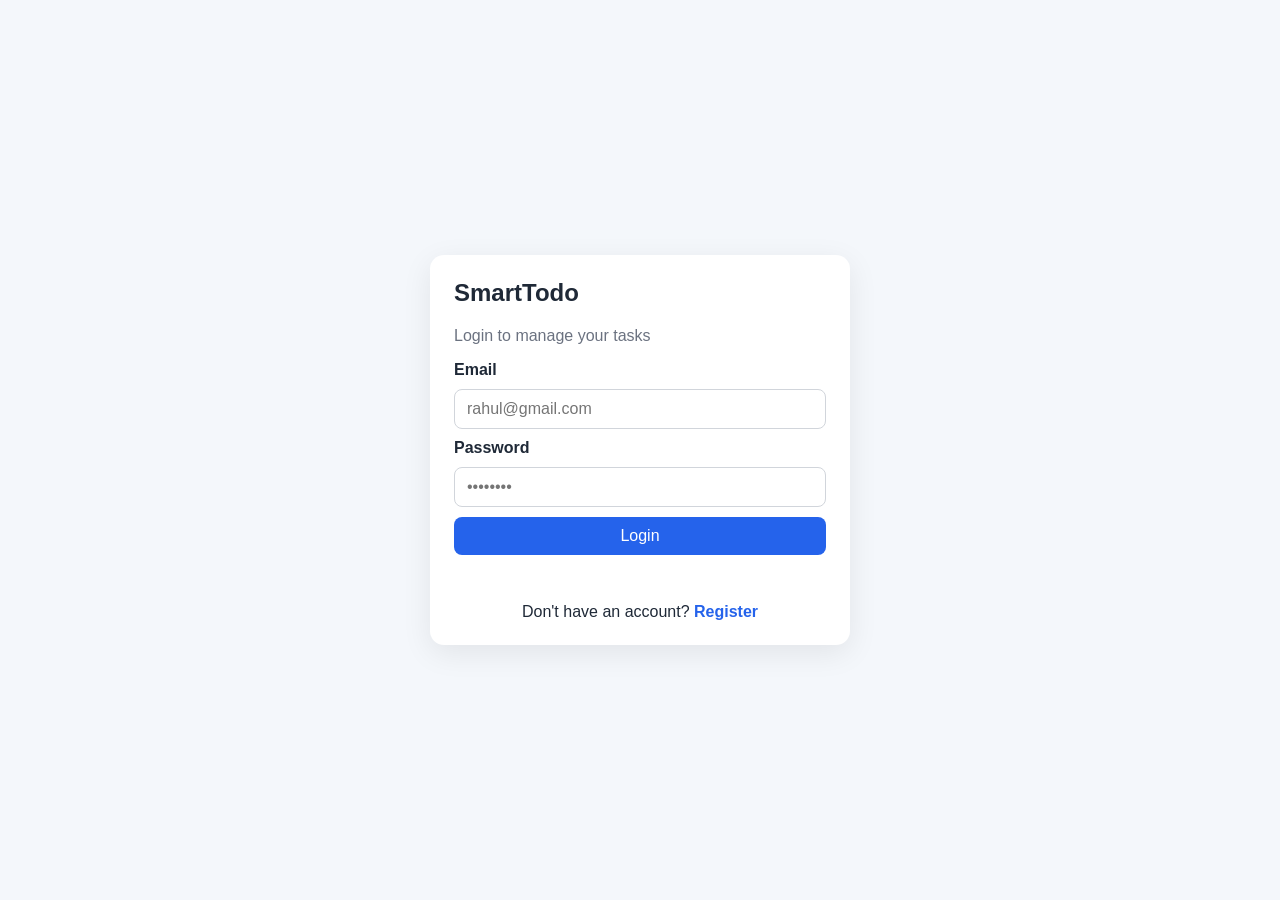
<file: frontend/index.html>
<!DOCTYPE html>
<html lang="en">
<head>
  <meta charset="UTF-8">
  <meta name="viewport" content="width=device-width, initial-scale=1.0">
  <title>SmartTodo - Login</title>
  <link rel="stylesheet" href="style.css">
</head>
<body>
  <main class="auth-page">
    <section class="card auth-card">
      <h1>SmartTodo</h1>
      <p class="muted">Login to manage your tasks</p>

      <form id="loginForm">
        <label for="loginEmail">Email</label>
        <input id="loginEmail" type="email" required placeholder="rahul@gmail.com">

        <label for="loginPassword">Password</label>
        <input id="loginPassword" type="password" required placeholder="••••••••">

        <button type="submit">Login</button>
      </form>

      <p id="loginMessage" class="message"></p>
      <p class="switch">Don't have an account?
        <a href="register.html">Register</a>
      </p>
    </section>
  </main>

  <script src="script.js"></script>
</body>
</html>
</file>
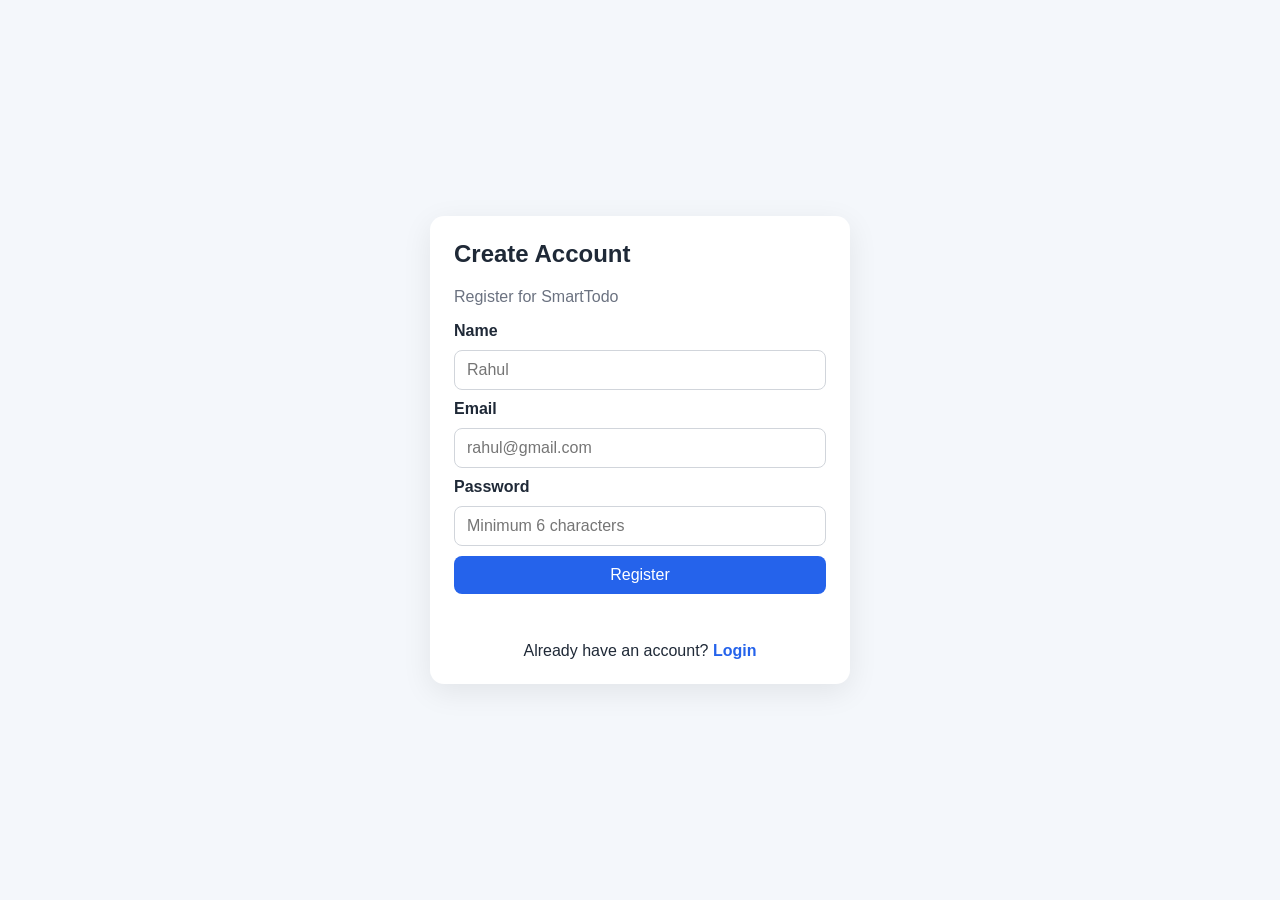
<file: frontend/register.html>
<!DOCTYPE html>
<html lang="en">
<head>
  <meta charset="UTF-8">
  <meta name="viewport" content="width=device-width, initial-scale=1.0">
  <title>SmartTodo - Register</title>
  <link rel="stylesheet" href="style.css">
</head>
<body>
  <main class="auth-page">
    <section class="card auth-card">
      <h1>Create Account</h1>
      <p class="muted">Register for SmartTodo</p>

      <form id="registerForm">
        <label for="registerName">Name</label>
        <input id="registerName" type="text" required minlength="2" placeholder="Rahul">

        <label for="registerEmail">Email</label>
        <input id="registerEmail" type="email" required placeholder="rahul@gmail.com">

        <label for="registerPassword">Password</label>
        <input id="registerPassword" type="password" required minlength="6" placeholder="Minimum 6 characters">

        <button type="submit">Register</button>
      </form>

      <p id="registerMessage" class="message"></p>
      <p class="switch">Already have an account?
        <a href="index.html">Login</a>
      </p>
    </section>
  </main>

  <script src="script.js"></script>
</body>
</html>
</file>
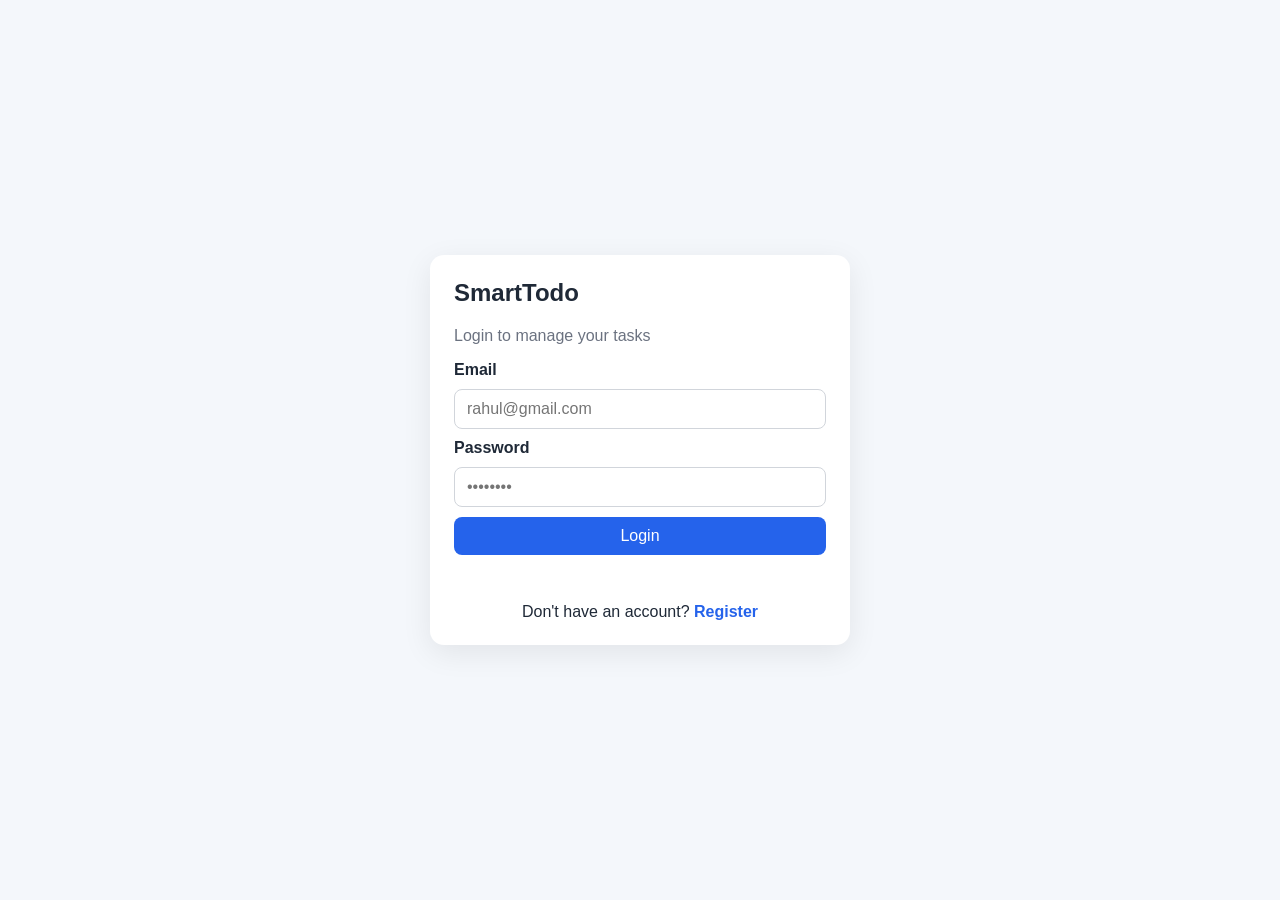
<file: frontend/todo.html>
<!DOCTYPE html>
<html lang="en">
<head>
  <meta charset="UTF-8">
  <meta name="viewport" content="width=device-width, initial-scale=1.0">
  <title>SmartTodo - Todos</title>
  <link rel="stylesheet" href="style.css">
</head>
<body>
  <header class="topbar">
    <div>
      <h1>SmartTodo</h1>
      <span id="welcomeText" class="muted"></span>
    </div>
    <button id="logoutBtn" class="secondary">Logout</button>
  </header>

  <main class="container">
    <section class="card">
      <h2>Add Todo</h2>
      <form id="todoForm" class="todo-form">
        <input id="todoTitle" type="text" required placeholder="Todo title">
        <input id="todoDescription" type="text" placeholder="Description">
        <label class="check">
          <input id="todoCompleted" type="checkbox">
          Completed
        </label>
        <button type="submit">Add Todo</button>
      </form>
      <p id="todoMessage" class="message"></p>
    </section>

    <section class="card">
      <div class="toolbar">
        <div>
          <h2>My Todos</h2>
          <p class="muted">Search, filter and paginate your tasks</p>
        </div>
        <button id="refreshBtn" class="secondary">Refresh</button>
      </div>

      <div class="filters">
        <input id="searchInput" type="search" placeholder="Search...">
        <select id="completedFilter">
          <option value="">All</option>
          <option value="true">Completed</option>
          <option value="false">Pending</option>
        </select>
        <select id="pageSize">
          <option value="5">5 per page</option>
          <option value="10">10 per page</option>
          <option value="20">20 per page</option>
        </select>
        <button id="searchBtn">Apply</button>
      </div>

      <div id="todoList" class="todo-list"></div>

      <div class="pagination">
        <button id="prevBtn" class="secondary">Previous</button>
        <span id="pageInfo">Page 1</span>
        <button id="nextBtn" class="secondary">Next</button>
      </div>
    </section>
  </main>

  <script src="script.js"></script>
</body>
</html>
</file>
<file: frontend/style.css>
* {
  box-sizing: border-box;
}

body {
  margin: 0;
  font-family: Arial, sans-serif;
  background: #f4f7fb;
  color: #1f2937;
}

button, input, select {
  font: inherit;
}

button {
  border: 0;
  border-radius: 8px;
  padding: 10px 15px;
  cursor: pointer;
  background: #2563eb;
  color: white;
}

button:hover {
  opacity: 0.9;
}

button.secondary {
  background: #e5e7eb;
  color: #111827;
}

.auth-page {
  min-height: 100vh;
  display: grid;
  place-items: center;
  padding: 20px;
}

.card {
  background: white;
  border-radius: 14px;
  padding: 24px;
  box-shadow: 0 8px 30px rgba(0,0,0,.08);
}

.auth-card {
  width: min(420px, 100%);
}

h1, h2 {
  margin-top: 0;
}

.muted {
  color: #6b7280;
}

form {
  display: grid;
  gap: 10px;
}

label {
  font-weight: 600;
}

input, select {
  width: 100%;
  border: 1px solid #d1d5db;
  border-radius: 8px;
  padding: 10px 12px;
  outline: none;
}

input:focus, select:focus {
  border-color: #2563eb;
}

.switch {
  text-align: center;
  margin-bottom: 0;
}

a {
  color: #2563eb;
  text-decoration: none;
  font-weight: 600;
}

.message {
  min-height: 20px;
  margin: 12px 0 0;
}

.topbar {
  background: white;
  padding: 16px 5%;
  display: flex;
  justify-content: space-between;
  align-items: center;
  box-shadow: 0 2px 12px rgba(0,0,0,.06);
}

.topbar h1 {
  margin-bottom: 4px;
}

.container {
  width: min(1000px, 92%);
  margin: 30px auto;
  display: grid;
  gap: 20px;
}

.todo-form {
  grid-template-columns: 1fr 1.5fr auto auto;
  align-items: center;
}

.check {
  display: flex;
  gap: 6px;
  align-items: center;
  white-space: nowrap;
}

.check input {
  width: auto;
}

.toolbar {
  display: flex;
  justify-content: space-between;
  align-items: center;
  gap: 15px;
}

.filters {
  display: grid;
  grid-template-columns: 1fr 170px 150px auto;
  gap: 10px;
  margin: 20px 0;
}

.todo-list {
  display: grid;
  gap: 12px;
}

.todo-item {
  border: 1px solid #e5e7eb;
  border-radius: 10px;
  padding: 15px;
  display: flex;
  justify-content: space-between;
  gap: 15px;
}

.todo-item h3 {
  margin: 0 0 6px;
}

.todo-item p {
  margin: 0 0 8px;
  color: #6b7280;
}

.status {
  font-size: 13px;
  font-weight: 700;
}

.actions {
  display: flex;
  gap: 8px;
  align-items: center;
}

.pagination {
  display: flex;
  justify-content: center;
  align-items: center;
  gap: 18px;
  margin-top: 20px;
}

@media (max-width: 750px) {
  .todo-form, .filters {
    grid-template-columns: 1fr;
  }

  .todo-item {
    flex-direction: column;
  }

  .actions {
    justify-content: flex-start;
  }
}
</file>
